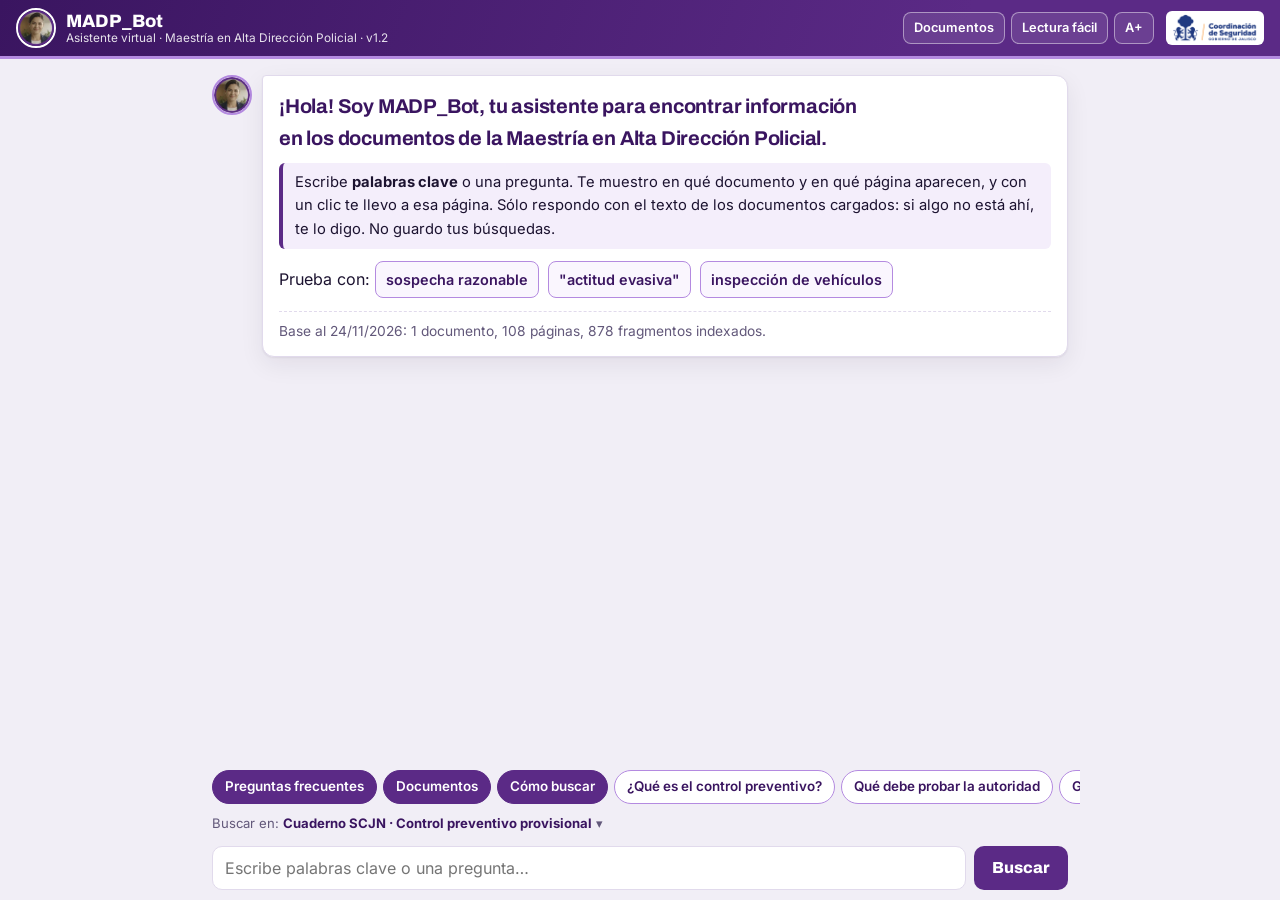
<file: index.html>
<!DOCTYPE html>
<html lang="es">
<head>
<meta charset="utf-8">
<meta name="viewport" content="width=device-width, initial-scale=1, viewport-fit=cover">
<title>MADP_Bot</title>
<meta name="description" content="MADP_Bot: buscador privado de los documentos de la Maestría en Alta Dirección Policial, con salto a la página exacta.">
<meta name="theme-color" content="#3A1560">
<meta name="referrer" content="no-referrer">
<link rel="manifest" href="manifest.webmanifest">
<link rel="icon" type="image/png" href="assets/favicon.png">
<link rel="apple-touch-icon" href="assets/apple-touch-icon.png">
<meta name="apple-mobile-web-app-capable" content="yes">
<meta name="apple-mobile-web-app-title" content="MADP_Bot">
<link rel="stylesheet" href="assets/fuentes.css">
<link rel="stylesheet" href="styles.css">
</head>
<body>
<a class="saltar" href="#entrada">Ir a escribir tu búsqueda</a>

<header class="cab" id="cab">
  <div class="cab-id">
    <img class="cab-avatar" src="assets/violeta-96.webp" alt="" width="40" height="40">
    <div class="cab-tit"><b>MADP_Bot</b><span>Asistente virtual · Maestría en Alta Dirección Policial · v1.2</span></div>
  </div>
  <div class="cab-ajustes" id="cabAjustes">
    <button class="btn-ajuste" id="btnDocs" type="button">Documentos</button>
    <button class="btn-ajuste" id="btnFacil" type="button" role="switch" aria-checked="false">Lectura fácil</button>
    <button class="btn-ajuste" id="btnTexto" type="button" aria-label="Aumentar tamaño de letra">A+</button>
  </div>
  <button class="btn-menu" id="btnMenu" type="button" aria-expanded="false" aria-controls="cabAjustes">Ajustes</button>
  <img class="cab-logo" src="assets/logo-cges.png" alt="Coordinación General Estratégica de Seguridad, Gobierno de Jalisco" height="34">
</header>

<div class="aviso-red" id="avisoRed" role="status" hidden></div>

<main id="principal">
  <section class="chat" id="chat" aria-live="polite" aria-relevant="additions" aria-label="Conversación con MADP_Bot"></section>
</main>

<div class="sugerencias" id="sugerencias" aria-label="Accesos rápidos"></div>

<div class="filtro" id="filtro">
  <button type="button" id="btnFiltro" aria-expanded="false" aria-controls="panelFiltro">Buscar en: <b id="filtroTxt">todos los documentos</b> <span aria-hidden="true">▾</span></button>
  <div class="panel-filtro" id="panelFiltro" hidden></div>
</div>

<form class="entrada" id="formEntrada" autocomplete="off" role="search">
  <label for="entrada" class="oculto-sr">Escribe palabras clave o una pregunta</label>
  <textarea id="entrada" rows="1" maxlength="400" placeholder="Escribe palabras clave o una pregunta…" enterkeyhint="search"></textarea>
  <button type="submit" class="btn-enviar">Buscar</button>
</form>

<div class="visor" id="visor" role="dialog" aria-modal="true" aria-labelledby="visorTit" hidden>
  <div class="visor-barra" id="visorBarra">
    <button type="button" class="v-btn v-cerrar" id="vCerrar" aria-label="Cerrar visor">✕ Cerrar</button>
    <div class="visor-tit"><b id="visorTit"></b><span id="visorPag"></span></div>
    <button type="button" class="v-btn" id="vCompleta">Pantalla completa</button>
    <a class="v-btn v-prim" id="vIr" href="#" target="_blank" rel="noopener">Ir al PDF</a>
  </div>
  <button type="button" class="v-salir-completa" id="vSalirCompleta" hidden>Salir de pantalla completa</button>
  <iframe id="visorMarco" title="Visor de documentos PDF" allow="fullscreen"></iframe>
</div>

<div class="instalar" id="instalar" role="dialog" aria-labelledby="instTit" hidden>
  <img src="assets/violeta-96.webp" alt="" width="44" height="44">
  <div><b id="instTit">Instala MADP_Bot</b><span id="instTxt">Quedará en tu dispositivo y funcionará sin internet.</span></div>
  <button type="button" id="instSi" class="btn-prim">Instalar</button>
  <button type="button" id="instNo" class="btn-sec" aria-label="Ahora no">Ahora no</button>
</div>

<div id="zonaImpresion" aria-hidden="true"></div>

<script src="app.js" defer></script>
</body>
</html>
</file>
<file: assets/fuentes.css>
@font-face{font-family:'Inter';font-style:normal;font-weight:400;font-display:swap;src:url([data-uri]) format('woff2')}@font-face{font-family:'Inter';font-style:normal;font-weight:600;font-display:swap;src:url([data-uri]) format('woff2')}@font-face{font-family:'Inter';font-style:normal;font-weight:700;font-display:swap;src:url([data-uri]) format('woff2')}@font-face{font-family:'Archivo';font-style:normal;font-weight:700;font-display:swap;src:url([data-uri]) format('woff2')}@font-face{font-family:'Archivo';font-style:normal;font-weight:800;font-display:swap;src:url([data-uri]) format('woff2')}@font-face{font-family:'IBM Plex Mono';font-style:normal;font-weight:500;font-display:swap;src:url([data-uri]) format('woff2')}@font-face{font-family:'IBM Plex Mono';font-style:normal;font-weight:600;font-display:swap;src:url([data-uri]) format('woff2')}
</file>
<file: styles.css>
/* MADP_Bot — misma identidad visual que el Asistente UIG (CGES): encabezado violeta con filete, lienzo claro,
   tarjetas blancas, Archivo + Inter + IBM Plex Mono. Buscador de documentos con visor PDF integrado. */
:root{
  color-scheme: light;
  --tinta:#1C1330; --violeta:#5B2A86; --violeta-900:#3A1560; --violeta-50:#F4EEFB; --lila:#B48AE0; --lila-50:#FAF6FE;
  --lienzo:#F1EEF6; --panel:#FFFFFF; --linea:#E1DAEC; --tenue:#62587A; --tenue-2:#948BA8;
  --rojo:#B3261E; --rojo-50:#FCECEA; --ambar:#8A5A00; --ambar-50:#FFF4DC; --verde:#1E7A45;
  --f-display:'Archivo','Arial Narrow',Arial,sans-serif;
  --f-texto:'Inter',-apple-system,'Segoe UI',Roboto,Arial,sans-serif;
  --f-cifra:'IBM Plex Mono',ui-monospace,Menlo,Consolas,monospace;
  --r:12px; --sombra:0 1px 2px rgba(28,19,48,.06),0 8px 24px rgba(28,19,48,.07);
  --esc:1;
}
*{box-sizing:border-box}
html{-webkit-text-size-adjust:100%}
body{margin:0;background:var(--lienzo);color:var(--tinta);font-family:var(--f-texto);font-size:calc(16px * var(--esc));line-height:1.6;
  -webkit-font-smoothing:antialiased;min-height:100vh;display:flex;flex-direction:column;padding-bottom:env(safe-area-inset-bottom)}
h1,h2,h3{font-family:var(--f-display);letter-spacing:-.01em;margin:0;color:var(--violeta-900);text-wrap:balance}
button,input,textarea{font:inherit;color:inherit}
button{cursor:pointer}
a{color:var(--violeta)}
:focus-visible{outline:3px solid var(--lila);outline-offset:2px;border-radius:6px}
.oculto-sr{position:absolute;width:1px;height:1px;overflow:hidden;clip:rect(0 0 0 0);white-space:nowrap}
.saltar{position:absolute;left:-9999px;top:0;background:#fff;padding:8px 12px;z-index:100}
.saltar:focus{left:8px;top:8px}
@media (prefers-reduced-motion:reduce){*{transition:none!important;animation:none!important}}

/* ---------- Encabezado único: identidad y ajustes ---------- */
.cab{position:sticky;top:0;z-index:60;display:flex;align-items:center;gap:12px;flex-wrap:nowrap;
  background:linear-gradient(110deg,var(--violeta-900),var(--violeta) 75%);color:#fff;border-bottom:3px solid var(--lila);
  padding:8px 16px;padding-top:calc(8px + env(safe-area-inset-top))}
.cab-id{display:flex;align-items:center;gap:10px;min-width:0;flex:1 1 auto}
.cab-avatar{width:40px;height:40px;border-radius:50%;border:2px solid #fff;flex-shrink:0}
.cab-tit{display:flex;flex-direction:column;line-height:1.15;min-width:0}
.cab-tit b{font-family:var(--f-display);font-size:1.12em;font-weight:800}
.cab-tit span{font-size:.74em;opacity:.88;white-space:nowrap;overflow:hidden;text-overflow:ellipsis}
.cab-ajustes{display:flex;gap:6px;flex-shrink:0}
.cab button{border:1px solid rgba(255,255,255,.45);background:rgba(255,255,255,.1);color:#fff;border-radius:8px;padding:5px 10px;font-size:.8em;font-weight:600}
.cab button[aria-checked="true"]{background:#fff;color:var(--violeta-900)}
.btn-menu{display:none}
.cab-logo{background:#fff;border-radius:6px;padding:3px 6px;height:34px;width:auto;flex-shrink:0}
@media (max-width:1100px){.cab-logo{display:none}}
/* Celular y tableta: dos renglones; ajustes en un menú */
@media (max-width:860px){
  .cab{display:grid;grid-template-columns:1fr auto;grid-template-areas:"id menu" "aj aj";gap:8px 8px;padding:8px 12px}
  .cab-id{grid-area:id}.btn-menu{display:inline-block;grid-area:menu}
  .cab-ajustes{grid-area:aj;display:none;flex-wrap:wrap}
  .cab.abierto .cab-ajustes{display:flex}
}
@media (max-width:860px){.cab-tit span{white-space:normal;overflow:visible}}
@media (max-width:380px){.cab-tit span{font-size:.7em}}

.aviso-red{background:var(--ambar-50);color:var(--ambar);text-align:center;font-size:.85em;padding:4px 10px;border-bottom:1px solid #F0DDB0}

/* ---------- Chat ---------- */
main{flex:1;width:100%;max-width:880px;margin:0 auto;padding:16px 12px 8px}
.chat{display:flex;flex-direction:column;gap:14px}
.msg{display:flex;gap:10px;align-items:flex-start;animation:entra .25s ease-out}
@keyframes entra{from{opacity:0;transform:translateY(6px)}to{opacity:1;transform:none}}
.msg .av{width:40px;height:40px;border-radius:50%;flex-shrink:0;border:2px solid var(--lila);background:#fff}
.burbuja{background:var(--panel);border:1px solid var(--linea);border-radius:4px var(--r) var(--r) var(--r);padding:14px 16px;box-shadow:var(--sombra);min-width:0;flex:1}
.msg.usr{justify-content:flex-end}
.msg.usr .burbuja{flex:0 1 auto;max-width:80%;background:var(--violeta);color:#fff;border-color:var(--violeta);border-radius:var(--r) 4px var(--r) var(--r)}
.burbuja p{margin:.2em 0 .6em}
.burbuja p:last-child{margin-bottom:0}
.burbuja ul{margin:.3em 0 .7em;padding-left:1.25em}
.burbuja li{margin:.25em 0}
.burbuja h2{font-size:1.15em;margin:0 0 .4em}
.burbuja h3{font-size:1em;margin:.8em 0 .3em}
.aclara{font-size:.86em;color:var(--tenue);border-top:1px dashed var(--linea);margin-top:10px;padding-top:8px}

.saludo h1{font-size:1.25em;margin-bottom:.3em}
.limites{background:var(--violeta-50);border-left:4px solid var(--violeta);padding:8px 12px;border-radius:6px;font-size:.92em;margin:.6em 0}
/* ---------- Respuestas ---------- */
.etq{display:inline-block;font-size:.72em;font-weight:700;letter-spacing:.04em;text-transform:uppercase;color:var(--violeta);margin-bottom:4px}
.citas{margin-top:12px;border-top:1px solid var(--linea);padding-top:10px}
.citas h3{font-size:.85em;text-transform:uppercase;letter-spacing:.04em;color:var(--tenue);margin:0 0 6px}
.cita{font-size:.86em;padding:6px 0;border-bottom:1px solid #F1ECF7}
.cita:last-child{border-bottom:0}
.cita b{color:var(--violeta-900)}
.cita .fec{font-family:var(--f-cifra);font-size:.92em;color:var(--tenue)}
.cita a{font-size:.95em;white-space:nowrap}
.marca{display:inline-block;font-size:.72em;font-weight:700;border-radius:4px;padding:1px 6px;margin-left:4px;vertical-align:1px}
.marca.conf{background:var(--ambar-50);color:var(--ambar)}
.marca.trans{background:var(--ambar-50);color:var(--ambar)}
.marca.hist{background:#EEE;color:#555}
.marca.doct{background:var(--violeta-50);color:var(--violeta)}
.resultado{border:1px solid var(--linea);border-radius:10px;padding:10px 12px;margin:10px 0;background:var(--lila-50)}
.resultado .ref{font-weight:700;color:var(--violeta-900)}
.resultado .meta{font-size:.82em;color:var(--tenue)}
.resultado .frag{margin:.4em 0;font-size:.95em}
.resultado mark,.texto-completo mark{background:#FFE600;color:#1C1330;font-weight:700;border-radius:3px;padding:0 2px}
.texto-completo{white-space:pre-wrap;font-size:.92em;margin-top:6px;background:#fff;border:1px solid var(--linea);border-radius:8px;padding:10px;max-height:420px;overflow:auto}
.nota-ref{color:var(--tenue-2);font-size:.85em}
.acciones{display:flex;gap:8px;flex-wrap:wrap;margin-top:10px}
.acciones button,.btn-prim,.btn-sec{border-radius:8px;padding:6px 12px;font-size:.85em;font-weight:600;border:1px solid var(--violeta);background:#fff;color:var(--violeta)}
.btn-prim{background:var(--violeta);color:#fff}
.facil{background:#FFFBEA;border:1px solid #F3E2A6;border-radius:8px;padding:8px 12px;margin:.5em 0}
.facil li{font-size:1.05em}

.cargando{display:inline-flex;gap:4px}
.cargando span{width:7px;height:7px;border-radius:50%;background:var(--lila);animation:pulso 1s infinite}
.cargando span:nth-child(2){animation-delay:.15s}.cargando span:nth-child(3){animation-delay:.3s}
@keyframes pulso{0%,100%{opacity:.3}50%{opacity:1}}

/* ---------- Sugerencias y entrada ---------- */
.sugerencias{width:100%;max-width:880px;margin:0 auto;padding:0 12px 6px;display:flex;gap:6px;overflow-x:auto;scrollbar-width:thin}
.sugerencias button{flex-shrink:0;border:1px solid var(--lila);background:#fff;color:var(--violeta-900);border-radius:999px;padding:5px 12px;font-size:.84em;font-weight:600}
.sugerencias button:hover{background:var(--violeta-50)}
.entrada{position:sticky;bottom:0;z-index:40;display:flex;gap:8px;width:100%;max-width:880px;margin:0 auto;padding:10px 12px calc(10px + env(safe-area-inset-bottom));
  background:linear-gradient(to top,var(--lienzo) 75%,rgba(241,238,246,0))}
.entrada textarea{flex:1;resize:none;border:1.5px solid var(--linea);border-radius:10px;padding:10px 12px;background:#fff;max-height:140px;line-height:1.4}
.entrada textarea:focus{border-color:var(--violeta);outline:none;box-shadow:0 0 0 3px var(--violeta-50)}
.btn-enviar{background:var(--violeta);color:#fff;border:0;border-radius:10px;padding:0 18px;font-weight:800;font-family:var(--f-display)}

.instalar{position:fixed;left:50%;transform:translateX(-50%);bottom:84px;z-index:70;width:min(560px,calc(100% - 20px));background:#fff;border:1px solid var(--linea);
  border-radius:14px;box-shadow:0 10px 40px rgba(28,19,48,.2);padding:10px 12px;display:flex;align-items:center;gap:10px;flex-wrap:wrap}
.instalar img{border-radius:50%}
.instalar div{flex:1;min-width:160px;display:flex;flex-direction:column;font-size:.88em}
.instalar[hidden]{display:none}

/* ---------- Impresión / PDF ---------- */
#zonaImpresion{display:none}
@media print{
  body.imprimiendo > *:not(#zonaImpresion){display:none!important}
  body.imprimiendo #zonaImpresion{display:block}
  body{background:#fff;font-size:11pt}
  .imp-cab{display:flex;justify-content:space-between;align-items:center;border-bottom:3px solid var(--violeta);padding-bottom:6px;margin-bottom:10px}
  .imp-cab img{height:34px}
  .imp-pie{margin-top:14px;border-top:1px solid #ccc;padding-top:6px;font-size:8.5pt;color:#555}
  .acciones,.btn-ver,.sep{display:none!important}
  .resultado{break-inside:avoid;-webkit-print-color-adjust:exact;print-color-adjust:exact}
  .texto-completo{max-height:none;overflow:visible}
}

/* Lectura fácil: se activa con el botón del encabezado */
.facil{display:none}
body.facil-on .facil{display:block}
body.facil-on .detalle{display:none}
p.facil-nota{font-size:.85em;color:var(--ambar)}
.msg{scroll-margin-top:130px}
.btn-ver{border:1px solid var(--violeta);background:#fff;color:var(--violeta);border-radius:6px;padding:1px 8px;font-size:.82em;font-weight:600}
.resultado .btn-ver{margin-top:4px;padding:4px 10px}
.btn-ver:hover{background:var(--violeta-50)}

/* ---------- v3.0: sugerencias, ruta guiada, glosario, voz, lista de preguntas ---------- */
.te-refieres{display:flex;flex-direction:column;gap:6px;margin:6px 0 10px}
button.sug{display:inline-block;text-align:left;border:1px solid var(--lila);background:var(--lila-50);color:var(--violeta-900);border-radius:8px;padding:6px 10px;font-size:.9em;font-weight:600;margin:3px 4px 3px 0}
button.sug:hover,button.sug:focus-visible{background:var(--violeta-50)}
button.term{border:0;background:none;padding:0;font:inherit;color:inherit;text-decoration:underline dotted var(--violeta);text-underline-offset:3px;cursor:help}
button.term[aria-expanded="true"]{background:var(--violeta-50);border-radius:3px}
.def{background:var(--violeta-50);border-left:3px solid var(--violeta);border-radius:6px;padding:6px 10px;margin:4px 0 8px;font-size:.9em}
details.cat{border:1px solid var(--linea);border-radius:8px;margin:6px 0;padding:4px 10px;background:#fff}
details.cat summary{cursor:pointer;font-weight:700;color:var(--violeta-900);padding:4px 0}
details.cat button.sug{display:block;width:100%}
.sugerencias .chip-fijo{background:var(--violeta);color:#fff;border-color:var(--violeta)}
/* ---------- v3.1: documentos descargables ---------- */
.descargas{margin:10px 0 6px;padding:10px 12px;border:1px solid var(--lila);border-radius:10px;background:var(--lila-50)}
.descargas h3{margin:0 0 6px;font-size:.95em;color:var(--violeta-900)}
.btn-desc{display:flex;align-items:center;gap:8px;text-decoration:none;color:var(--violeta-900);font-weight:600;padding:7px 4px;border-top:1px solid var(--linea);font-size:.92em}
.btn-desc:first-of-type{border-top:0}
.btn-desc:hover,.btn-desc:focus-visible{background:#fff}
.d-fmt{flex:0 0 auto;min-width:74px;text-align:center;font-size:.78em;font-weight:700;color:#fff;background:var(--violeta);border-radius:6px;padding:2px 6px}
@media print{.descargas{display:none}}
/* v3.2: enlace al sitio oficial dentro de «Descargar y consultar» */
.d-fmt.d-web{background:#fff;color:var(--violeta);border:1px solid var(--violeta)}
.d-nota{display:block;font-size:.8em;font-weight:500;color:#5c5470}

/* ---------- MADP_Bot: resultados tipo buscador ---------- */
.res-cab{display:flex;flex-wrap:wrap;gap:4px 10px;align-items:baseline;margin-bottom:4px}
.res-cab .total{font-family:var(--f-cifra);font-size:.82em;color:var(--tenue)}
.resultado .ruta{font-size:.8em;color:var(--verde);font-family:var(--f-cifra);line-height:1.35;word-break:break-word}
.resultado .ref{font-family:var(--f-display);font-size:1.02em;line-height:1.3;margin:2px 0}
.resultado .parte{font-weight:600;color:var(--violeta);font-size:.85em}
.pag-chip{display:inline-block;font-family:var(--f-cifra);font-size:.78em;font-weight:600;background:#fff;border:1px solid var(--lila);color:var(--violeta-900);border-radius:999px;padding:0 8px;white-space:nowrap}
.res-acc{display:flex;flex-wrap:wrap;gap:6px;margin-top:6px}
.btn-ir{border:0;background:var(--violeta);color:#fff;border-radius:8px;padding:5px 12px;font-weight:700;font-size:.86em;font-family:var(--f-display)}
.btn-ir:hover,.btn-ir:focus-visible{background:var(--violeta-900)}
.btn-lnk{border:1px solid var(--violeta);background:#fff;color:var(--violeta);border-radius:8px;padding:4px 10px;font-size:.84em;font-weight:600;text-decoration:none;display:inline-flex;align-items:center}
.btn-lnk small{font-weight:500;color:var(--tenue);margin-left:4px}
.btn-mas{display:block;width:100%;margin-top:8px;border:1px dashed var(--violeta);background:#fff;color:var(--violeta);border-radius:8px;padding:7px;font-weight:700}
.faq-blq{border-left:3px solid var(--violeta);background:var(--lila-50);border-radius:0 8px 8px 0;padding:8px 12px;margin:8px 0}
.faq-blq blockquote{margin:0 0 6px;font-size:.96em}
.faq-blq .ruta{font-size:.8em;color:var(--tenue);font-family:var(--f-cifra)}
.ayuda dl{display:grid;grid-template-columns:auto 1fr;gap:4px 12px;margin:6px 0;font-size:.92em}
.ayuda dt{font-family:var(--f-cifra);background:var(--violeta-50);border-radius:4px;padding:0 6px;color:var(--violeta-900);white-space:nowrap}
.ayuda dd{margin:0}
.doc-ficha{border:1px solid var(--linea);border-radius:10px;padding:10px 12px;margin:8px 0;background:#fff}
.doc-ficha h3{margin:0 0 2px;font-size:1em}
.doc-ficha .meta{font-size:.82em;color:var(--tenue)}
.toc{margin:6px 0 0;padding:0;list-style:none;font-size:.9em}
.toc li{display:flex;justify-content:space-between;gap:8px;border-top:1px solid #F1ECF7;padding:3px 0}
.toc li button{border:0;background:none;padding:0;text-align:left;color:var(--violeta-900);font:inherit;cursor:pointer}
.toc li button:hover{text-decoration:underline}
.toc li.n1{padding-left:14px}.toc li.n2{padding-left:28px;font-size:.95em}
.toc .pg{font-family:var(--f-cifra);color:var(--tenue);font-size:.88em;white-space:nowrap}
.sug-dif{font-size:.92em}
.sug-dif button{border:0;background:none;padding:0;color:var(--violeta);font-weight:700;text-decoration:underline;font:inherit;cursor:pointer}

/* Filtro de documentos */
.filtro{width:100%;max-width:880px;margin:0 auto;padding:0 12px;position:relative}
.filtro > button{border:0;background:none;color:var(--tenue);font-size:.82em;padding:2px 0}
.filtro > button b{color:var(--violeta-900)}
.panel-filtro{position:absolute;bottom:100%;left:12px;right:12px;max-width:560px;background:#fff;border:1px solid var(--linea);border-radius:12px;box-shadow:0 10px 40px rgba(28,19,48,.18);padding:10px 12px;z-index:65;max-height:50vh;overflow:auto}
.panel-filtro label{display:flex;gap:8px;align-items:flex-start;padding:5px 0;border-top:1px solid #F1ECF7;font-size:.92em}
.panel-filtro label:first-of-type{border-top:0}
.panel-filtro .pf-acc{display:flex;gap:8px;margin-bottom:6px}
.panel-filtro .pf-acc button{border:1px solid var(--violeta);background:#fff;color:var(--violeta);border-radius:6px;padding:2px 8px;font-size:.8em;font-weight:600}
.panel-filtro[hidden]{display:none}

/* Visor PDF integrado */
.visor{position:fixed;inset:0;z-index:90;background:#2b2140;display:flex;flex-direction:column}
.visor[hidden]{display:none}
.visor-barra{display:flex;align-items:center;gap:8px;background:linear-gradient(110deg,var(--violeta-900),var(--violeta) 75%);color:#fff;border-bottom:3px solid var(--lila);
  padding:8px 12px;padding-top:calc(8px + env(safe-area-inset-top))}
.visor-tit{flex:1;min-width:0;display:flex;flex-direction:column;line-height:1.2}
.visor-tit b{font-family:var(--f-display);white-space:nowrap;overflow:hidden;text-overflow:ellipsis}
.visor-tit span{font-size:.78em;opacity:.9;font-family:var(--f-cifra)}
.v-btn{border:1px solid rgba(255,255,255,.5);background:rgba(255,255,255,.1);color:#fff;border-radius:8px;padding:6px 10px;font-size:.82em;font-weight:700;text-decoration:none;white-space:nowrap}
.v-btn.v-prim{background:#fff;color:var(--violeta-900);border-color:#fff}
.visor iframe{flex:1;width:100%;border:0;background:#525659}
.v-salir-completa{position:absolute;bottom:calc(16px + env(safe-area-inset-bottom));right:16px;z-index:2;border:0;background:rgba(58,21,96,.92);color:#fff;border-radius:999px;padding:6px 12px;font-size:.8em;font-weight:700;box-shadow:0 4px 14px rgba(0,0,0,.3)}
.visor.completa .visor-barra{display:none}
@media (max-width:560px){.visor-barra{flex-wrap:wrap}.visor-tit{order:-1;flex-basis:100%}.v-btn{flex:1;text-align:center}}
body.visor-abierto{overflow:hidden}


/* v1.2: otras coincidencias y párrafo completo en el recuadro blanco */
.lnk-mas{display:inline;border:0;background:none;padding:0;margin:0;font:inherit;font-size:.82em;color:var(--tenue);text-decoration:underline;text-underline-offset:2px;cursor:pointer}
.lnk-mas:hover,.lnk-mas:focus-visible{color:var(--violeta)}
.texto-completo{background:#fff;border:1px solid var(--linea);border-radius:8px;padding:8px 10px;margin-top:6px;line-height:1.55}
.resultado .txt .leyenda{font-size:.78em;color:var(--tenue);font-family:var(--f-cifra);margin:3px 0 2px}
@media print{.resultado mark,.texto-completo mark{background:#FFE600!important;-webkit-print-color-adjust:exact;print-color-adjust:exact}}
</file>
